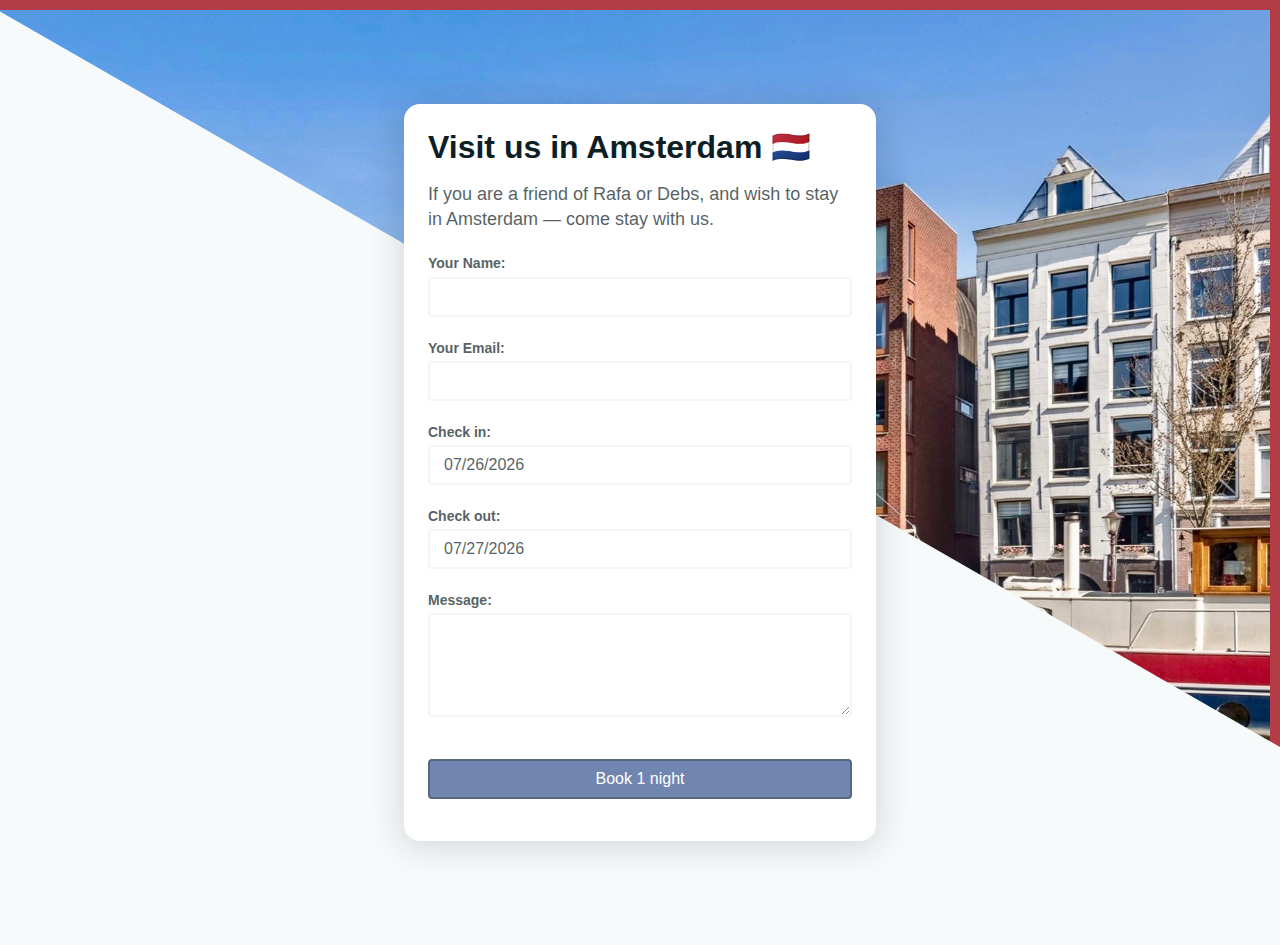
<file: index.html>
<!doctype html>
<html class="no-js" lang="en">
  <head>
    <meta charset="utf-8" />
    <title>🇳🇱 Visit Rafa & Debs in Amsterdam</title>
    <meta name="description" content="Schedule a stay in our apartment">
    <meta name="author" content="Rafael Conde">
    <meta name="viewport" content="initial-scale=1.0" />
    <link rel="stylesheet" href="styles.css"/>
    <script src="utils/SalsaCalendar.min.js"></script>
    <link rel="stylesheet" href="utils/SalsaCalendar.min.css">
  </head>
  <body>
    <div class="clip">
    </div>

    <div class="card">
      <div class="header">
        <h1>Visit us in Amsterdam 🇳🇱</h1>
        <p>
          If you are a friend of Rafa or Debs, and wish to stay in Amsterdam — come stay with us.
        </p>
      </div>
      <form name="Bookings" method="POST" data-netlify="true">
        <p><label>Your Name: <input type="text" name="name" /></label></p>
        <p><label>Your Email: <input type="email" name="email" /></label></p>
        <p><label>Check in: <input type="text" id="checkin" class="salsa-calendar-input" autocomplete="off" name="arrival" value="" /></label></p>
        <p><label>Check out: <input type="text" id="checkout" class="salsa-calendar-input" autocomplete="off" name="departure" value="" /></label></p>
        <p><label>Message: <textarea name="message"></textarea></label></p>
        <p><button type="submit">
          Book
          <span id="nights-no">
            <span class="counter"></span>
            <span class="singular" style="display:none;">night</span>
            <span class="plural" style="display:none;">nights</span>
          </span>
        </button></p>
      </form>
    </div>

    <script>
      var calendar_from = new SalsaCalendar({
        inputId: 'checkin',
        lang: 'en',
        range: {
            min: 'today'
        },
        calendarPosition: 'top',
        fixed: false,
        connectCalendar: true
      });

      var calendar_to = new SalsaCalendar({
        inputId: 'checkout',
        lang: 'en',
        range: {
          min: 'today'
        },
        calendarPosition: 'top',
        fixed: false
      });

      new SalsaCalendar.Connector({
        from: calendar_from,
        to: calendar_to,
        maximumInterval: 16,
        minimumInterval: 1
      });

      new SalsaCalendar.NightsCalculator({
        from: calendar_from,
        to: calendar_to,
        nightsNo: 'nights-no'
      });
    </script>
  </body>
</html>
</file>
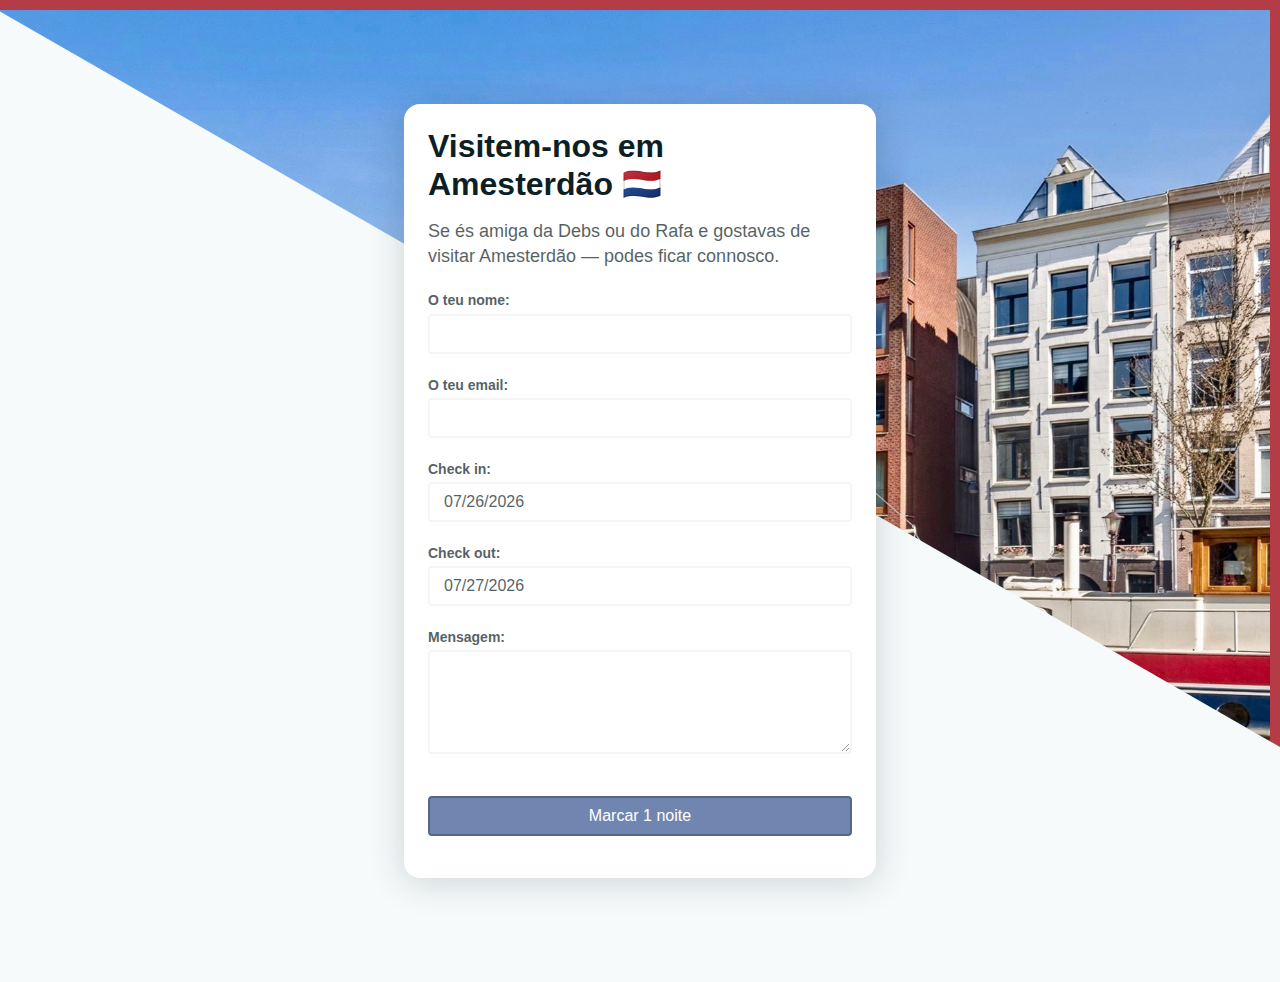
<file: pt.html>
<!doctype html>
<html class="no-js" lang="en">
  <head>
    <meta charset="utf-8" />
    <title>🇳🇱 Visit Rafa & Debs in Amsterdam</title>
    <meta name="description" content="Schedule a stay in our apartment">
    <meta name="author" content="Rafael Conde">
    <meta name="viewport" content="initial-scale=1.0" />
    <link rel="stylesheet" href="styles.css"/>
    <script src="utils/SalsaCalendar.min.js"></script>
    <link rel="stylesheet" href="utils/SalsaCalendar.min.css">
  </head>
  <body>
    <div class="clip">
    </div>

    <div class="card">
      <div class="header">
        <h1>Visitem-nos em Amesterdão 🇳🇱</h1>
        <p>
          Se és amiga da Debs ou do Rafa e gostavas de visitar Amesterdão — podes ficar connosco.
        </p>
      </div>
      <form name="Bookings" method="POST" data-netlify="true">
        <p><label>O teu nome: <input type="text" name="name" /></label></p>
        <p><label>O teu email: <input type="email" name="email" /></label></p>
        <p><label>Check in: <input type="text" id="checkin" class="salsa-calendar-input" autocomplete="off" name="arrival" value="" /></label></p>
        <p><label>Check out: <input type="text" id="checkout" class="salsa-calendar-input" autocomplete="off" name="departure" value="" /></label></p>
        <p><label>Mensagem: <textarea name="message"></textarea></label></p>
        <p><button type="submit">
          Marcar
          <span id="nights-no">
            <span class="counter"></span>
            <span class="singular" style="display:none;">noite</span>
            <span class="plural" style="display:none;">noites</span>
          </span>
        </button></p>
      </form>
    </div>

    <script>
      var calendar_from = new SalsaCalendar({
        inputId: 'checkin',
        lang: 'en',
        range: {
            min: 'today'
        },
        calendarPosition: 'top',
        fixed: false,
        connectCalendar: true
      });

      var calendar_to = new SalsaCalendar({
        inputId: 'checkout',
        lang: 'en',
        range: {
          min: 'today'
        },
        calendarPosition: 'top',
        fixed: false
      });

      new SalsaCalendar.Connector({
        from: calendar_from,
        to: calendar_to,
        maximumInterval: 16,
        minimumInterval: 1
      });

      new SalsaCalendar.NightsCalculator({
        from: calendar_from,
        to: calendar_to,
        nightsNo: 'nights-no'
      });
    </script>
  </body>
</html>
</file>
<file: styles.css>
body {
  font-family: -apple-system, BlinkMacSystemFont, "Segoe UI", Roboto, Helvetica,
    Arial, sans-serif, "Apple Color Emoji", "Segoe UI Emoji", "Segoe UI Symbol";
  color: #0e1e25;
  font-size: 18px;
  margin: 0;
  background: #f7fafb;
}

h1 {
  font-size: 32px;
  font-weight: 800;
  margin: 0;
}

p {
  margin-top: 16px;
  opacity: 0.7;
  line-height: 1.4em;
}

p a {
  display: inline-block;
  color: inherit;
  text-decoration: none;
  border-bottom: 2px solid rgba(0, 179, 229, 0.3);

  &:hover {
    border-color: rgba(0, 179, 229, 1);
  }
}

.card {
  display: block;
  position: relative;
  z-index: 99;
  padding: 24px;
  margin: auto;
  margin-top: 104px;
  margin-bottom: 104px;
  width: 80%;
  max-width: 424px;
  background: #fff;
  border-radius: 16px;
  box-shadow: 0px 4px 34px 2px rgba(14, 30, 37, 0.16);
}

input,
select,
textarea {
  -webkit-appearance: none;
  -moz-appearance: none;
  background: none;
  border: 2px solid #f1f1f1;
  border-radius: 4px;
  box-shadow: none;
  box-sizing: border-box;
  color: #0e1e25;
  display: block;
  font-family: -apple-system, BlinkMacSystemFont, "Segoe UI", Roboto, Helvetica,
    Arial, sans-serif, "Apple Color Emoji", "Segoe UI Emoji", "Segoe UI Symbol";
  font-size: 16px;
  font-weight: 500;
  height: 40px;
  line-height: 24px;
  margin: 0;
  padding: 6px 14px;
  width: 100%;
}

label {
  font-family: -apple-system, BlinkMacSystemFont, "Segoe UI", Roboto, Helvetica,
    Arial, sans-serif, "Apple Color Emoji", "Segoe UI Emoji", "Segoe UI Symbol";
  font-size: 14px;
  font-weight: 600;
}

button {
  margin-top: 24px;
  background-color: #35548f;
  height: 40px;
  width: 100%;
  border: 2px solid #12274d;
  color: #fff;
  font-size: 16px;
  font-weight: 500;
  border-radius: 4px;
  box-sizing: border-box;
  display: inline-block;
  line-height: 24px;
  transition: background-color ease-out 0.15s;
}

button:hover,
button:focus {
  cursor: pointer;
  background-color: #12274d;
}

textarea {
  height: 104px;
}

.clip {
  z-index: 1;
  position: absolute;
  top: 0;
  right: 0;
  border: 10px solid #b43c46;
  width: 100vw;
  height: 90vh;
  background-color: #f7fafb;
  background-image: url(picture.jpeg);
  background-size: cover;
  -webkit-clip-path: polygon(0 0, 100% 90%, 100% 0);
  clip-path: polygon(0 0, 100% 90%, 100% 0);
}

@media (max-width: 450px) {
  .clip {
    border-right: none;
  }
  .card {
    margin-top: 40px;
  }
}

.header {
  position: relative;
  z-index: 3;
}
</file>
<file: utils/SalsaCalendar.min.css>
.inlineBlock,.salsa-calendar{display:inline-block;*display:inline;*zoom:1}.salsa-calendar{position:relative;z-index:99999;min-width:200px;width:auto;max-width:300px;background-color:#fff;color:#333;padding:0;border-color:#ccc;border:1px solid rgba(0,0,0,.2);box-shadow:0 0 5px rgba(0,0,0,.2);margin-top:5px}.salsa-calendar:before{content:"";display:block;position:absolute;background-image:url([data-uri]);background-repeat:no-repeat;background-position:-47px 0;top:-16px;left:10px;width:25px;height:16px}.salsa-calendar.sc-left,.salsa-calendar.sc-right{top:0;margin-top:-2px}.salsa-calendar.sc-left:before,.salsa-calendar.sc-right:before{top:0;width:16px;height:25px}.salsa-calendar.sc-right{margin-left:17px}.salsa-calendar.sc-right:before{left:-16px;background-position:0 -47px}.salsa-calendar.sc-left{margin-left:-17px}.salsa-calendar.sc-left:before{left:auto;right:-16px;background-position:100% -47px}.salsa-calendar table{width:100%;padding:0;border:0;border-collapse:collapse;margin:0}.salsa-calendar td,.salsa-calendar th{width:30px;height:30px;font:12px/30px Helvetica Neue,Helvetica,Arial,sans-serif;text-align:center;padding:0;border:0;margin:0}.salsa-calendar td a,.salsa-calendar th a{color:#333;text-decoration:none}.salsa-calendar td a:hover,.salsa-calendar th a:hover{text-decoration:none}.salsa-calendar thead th{font-weight:700;text-align:center;text-transform:uppercase}.salsa-calendar thead .sc-nav{position:relative;height:30px;border-bottom:1px solid #c7c8c8}.salsa-calendar thead .sc-next,.salsa-calendar thead .sc-prev{position:absolute;top:0}.salsa-calendar thead .sc-prev{left:3px}.salsa-calendar thead .sc-next{right:3px}.salsa-calendar thead .sc-next-month,.salsa-calendar thead .sc-next-year,.salsa-calendar thead .sc-prev-month,.salsa-calendar thead .sc-prev-year{display:inline-block;*display:inline;*zoom:1;width:22px;height:22px;overflow:hidden;background-repeat:no-repeat;background-position:50%;margin-top:5px}.salsa-calendar thead .sc-next-month:hover,.salsa-calendar thead .sc-next-year:hover,.salsa-calendar thead .sc-prev-month:hover,.salsa-calendar thead .sc-prev-year:hover{background-color:#eee}.salsa-calendar thead .sc-next-month span,.salsa-calendar thead .sc-next-year span,.salsa-calendar thead .sc-prev-month span,.salsa-calendar thead .sc-prev-year span{display:none}.salsa-calendar thead .sc-prev-month,.salsa-calendar thead .sc-prev-year{margin-right:0}.salsa-calendar thead .sc-next-month,.salsa-calendar thead .sc-next-year{margin-left:0}.salsa-calendar thead .sc-prev-year{background-image:url([data-uri])}.salsa-calendar thead .sc-next-year{background-image:url([data-uri])}.salsa-calendar thead .sc-prev-month{background-image:url([data-uri])}.salsa-calendar thead .sc-next-month{background-image:url([data-uri])}.salsa-calendar thead .sc-week-day{background:#eee;font-weight:400;border-top:1px solid #fff}.salsa-calendar tbody td{width:30px;height:1%;border:1px solid #ececec}.salsa-calendar tbody td:empty{height:30px}.salsa-calendar tbody td.sc-day:hover{background:#eee;cursor:pointer}.salsa-calendar tbody td.sc-current{background:#999;color:#fff;text-shadow:0 -1px 0 rgba(0,0,0,.25);box-shadow:inset 0 0 10px rgba(0,0,0,.4)}.salsa-calendar tbody td.sc-current:active,.salsa-calendar tbody td.sc-current:hover{background:#999;color:#fff}.salsa-calendar tbody td.sc-disabled{color:#ccc}.salsa-calendar tbody td.sc-disabled:hover{background:#fff;cursor:default}.salsa-calendar.salsa-calendar-two-months{position:relative;min-width:400px;width:auto;max-width:600px}.salsa-calendar.salsa-calendar-two-months:after{content:"";position:absolute;top:0;right:50%;z-index:999999;width:1px;height:100%;background-color:#c7c8c8;border-right:1px solid #c7c8c8}.salsa-calendar.salsa-calendar-two-months table{display:inline-table;width:50%}input.salsa-calendar-error{color:#b00;border-color:#b00}@media screen and (max-width:480px){body.salsa-calendar-opened{overflow:hidden;height:100%}body.salsa-calendar-opened:before{content:"";position:fixed;top:0;right:0;bottom:0;left:0;z-index:99998;width:100%;height:100%;background:rgba(0,0,0,.4)}.salsa-calendar{position:fixed!important;top:50%!important;left:50%!important;margin-top:-136px!important;margin-left:-119px!important}.salsa-calendar:before{display:none}.salsa-calendar.sc-left,.salsa-calendar.sc-right{margin-top:0}.salsa-calendar.sc-left,.salsa-calendar.sc-right{margin-left:0}.salsa-calendar td,.salsa-calendar th{width:34px;height:34px;font-size:13px;line-height:34px}.salsa-calendar thead .sc-nav{height:34px}.salsa-calendar tbody td{width:34px}.salsa-calendar tbody td:empty{height:34px}}
</file>
